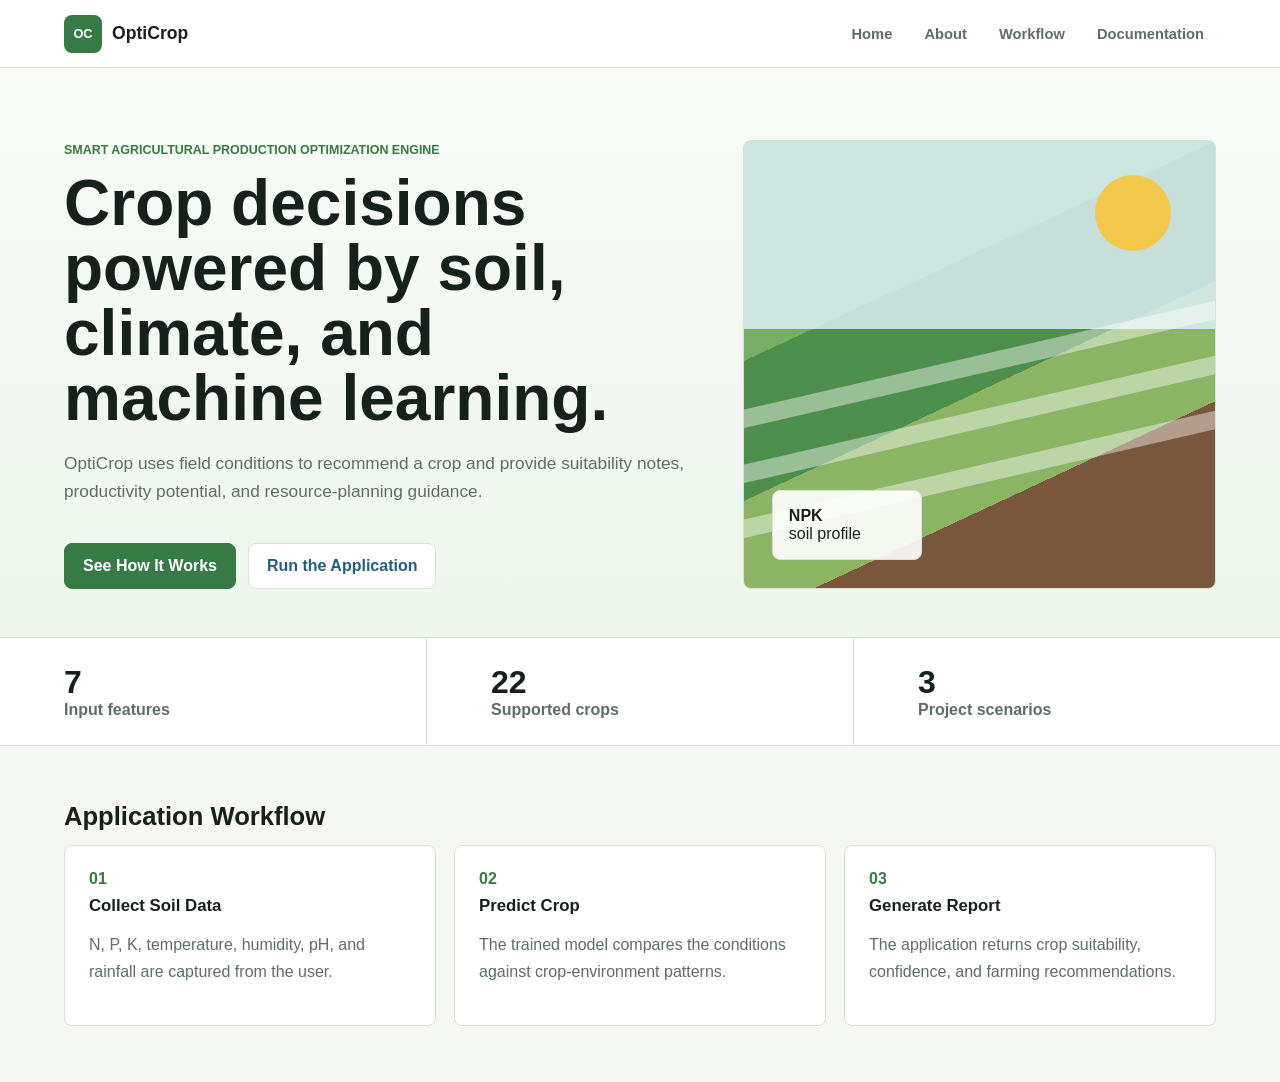
<file: index.html>
<!doctype html>
<html lang="en">
<head>
    <meta charset="utf-8">
    <meta name="viewport" content="width=device-width, initial-scale=1">
    <meta name="description" content="OptiCrop smart crop recommendation project">
    <title>OptiCrop | Smart Crop Recommendation</title>
    <link rel="stylesheet" href="./static/css/styles.css">
</head>
<body>
    <header class="topbar">
        <a class="brand" href="./index.html">
            <span class="brand-mark">OC</span>
            <span>OptiCrop</span>
        </a>
        <nav class="nav" aria-label="Main navigation">
            <a href="./index.html">Home</a>
            <a href="#about">About</a>
            <a href="#workflow">Workflow</a>
            <a href="./README.md">Documentation</a>
        </nav>
    </header>

    <main>
        <section class="hero">
            <div class="hero-copy">
                <p class="eyebrow">Smart Agricultural Production Optimization Engine</p>
                <h1>Crop decisions powered by soil, climate, and machine learning.</h1>
                <p>
                    OptiCrop uses field conditions to recommend a crop and provide
                    suitability notes, productivity potential, and resource-planning guidance.
                </p>
                <div class="hero-actions">
                    <a class="button primary" href="#workflow">See How It Works</a>
                    <a class="button secondary" href="./README.md">Run the Application</a>
                </div>
            </div>
            <div class="field-visual" aria-hidden="true">
                <div class="sun"></div>
                <div class="field-row row-one"></div>
                <div class="field-row row-two"></div>
                <div class="field-row row-three"></div>
                <div class="sensor-card">
                    <strong>NPK</strong>
                    <span>soil profile</span>
                </div>
            </div>
        </section>

        <section class="metrics" id="about">
            <article>
                <strong>7</strong>
                <span>Input features</span>
            </article>
            <article>
                <strong>22</strong>
                <span>Supported crops</span>
            </article>
            <article>
                <strong>3</strong>
                <span>Project scenarios</span>
            </article>
        </section>

        <section class="workflow" id="workflow">
            <h2>Application Workflow</h2>
            <div class="workflow-grid">
                <article>
                    <span class="step">01</span>
                    <h3>Collect Soil Data</h3>
                    <p>N, P, K, temperature, humidity, pH, and rainfall are captured from the user.</p>
                </article>
                <article>
                    <span class="step">02</span>
                    <h3>Predict Crop</h3>
                    <p>The trained model compares the conditions against crop-environment patterns.</p>
                </article>
                <article>
                    <span class="step">03</span>
                    <h3>Generate Report</h3>
                    <p>The application returns crop suitability, confidence, and farming recommendations.</p>
                </article>
            </div>
        </section>
    </main>
</body>
</html>
</file>
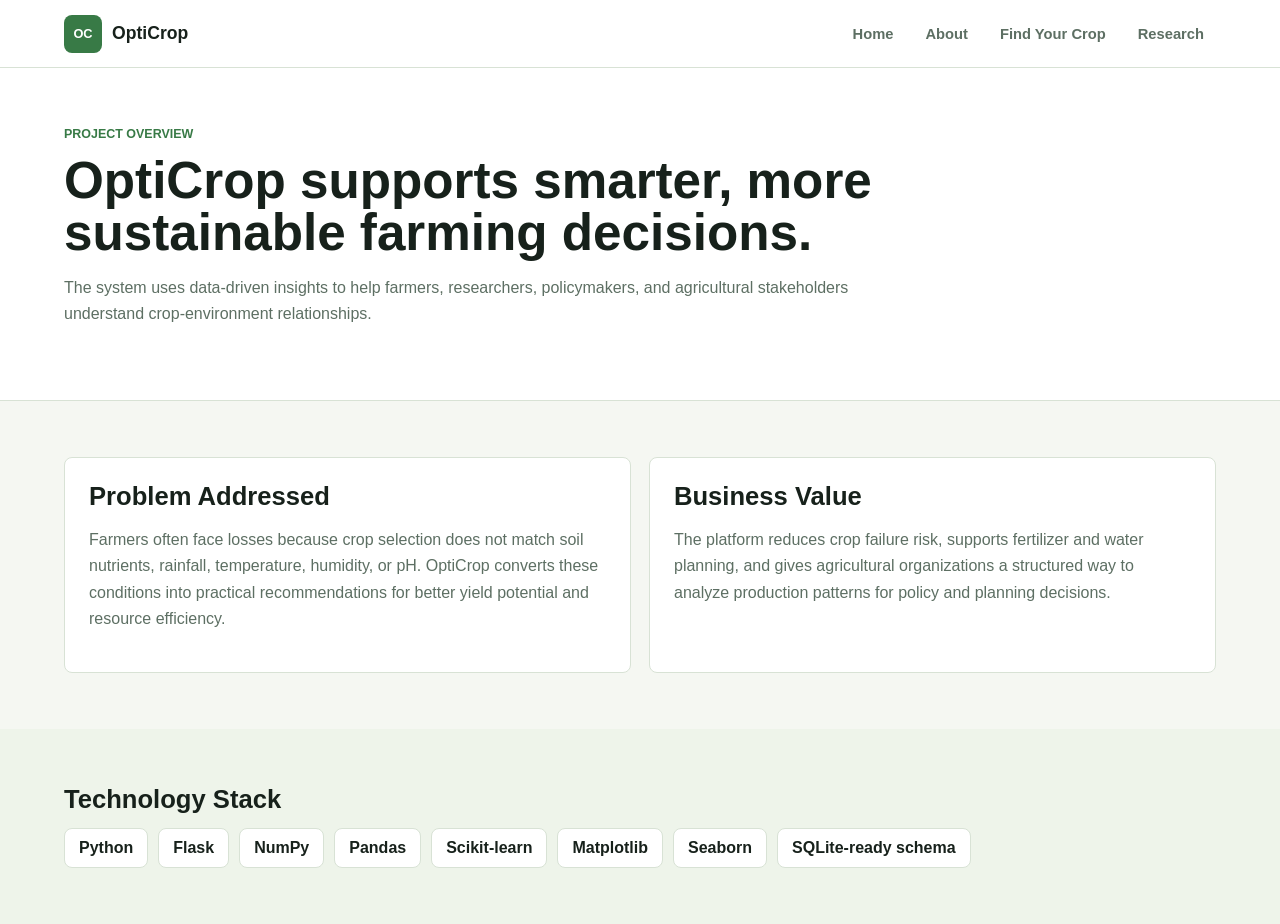
<file: templates/about.html>
<!doctype html>
<html lang="en">
<head>
    <meta charset="utf-8">
    <meta name="viewport" content="width=device-width, initial-scale=1">
    <title>About OptiCrop</title>
    <link rel="stylesheet" href="/static/css/styles.css">
</head>
<body>
    <header class="topbar">
        <a class="brand" href="/">
            <span class="brand-mark">OC</span>
            <span>OptiCrop</span>
        </a>
        <nav class="nav">
            <a href="/">Home</a>
            <a href="/about">About</a>
            <a href="/findyourcrop">Find Your Crop</a>
            <a href="/research">Research</a>
        </nav>
    </header>

    <main>
        <section class="page-header">
            <p class="eyebrow">Project Overview</p>
            <h1>OptiCrop supports smarter, more sustainable farming decisions.</h1>
            <p>
                The system uses data-driven insights to help farmers, researchers, policymakers,
                and agricultural stakeholders understand crop-environment relationships.
            </p>
        </section>

        <section class="content-band">
            <div class="two-column">
                <article>
                    <h2>Problem Addressed</h2>
                    <p>
                        Farmers often face losses because crop selection does not match soil nutrients,
                        rainfall, temperature, humidity, or pH. OptiCrop converts these conditions into
                        practical recommendations for better yield potential and resource efficiency.
                    </p>
                </article>
                <article>
                    <h2>Business Value</h2>
                    <p>
                        The platform reduces crop failure risk, supports fertilizer and water planning,
                        and gives agricultural organizations a structured way to analyze production
                        patterns for policy and planning decisions.
                    </p>
                </article>
            </div>
        </section>

        <section class="content-band muted">
            <h2>Technology Stack</h2>
            <div class="tag-grid">
                <span>Python</span>
                <span>Flask</span>
                <span>NumPy</span>
                <span>Pandas</span>
                <span>Scikit-learn</span>
                <span>Matplotlib</span>
                <span>Seaborn</span>
                <span>SQLite-ready schema</span>
            </div>
        </section>
    </main>
</body>
</html>
</file>
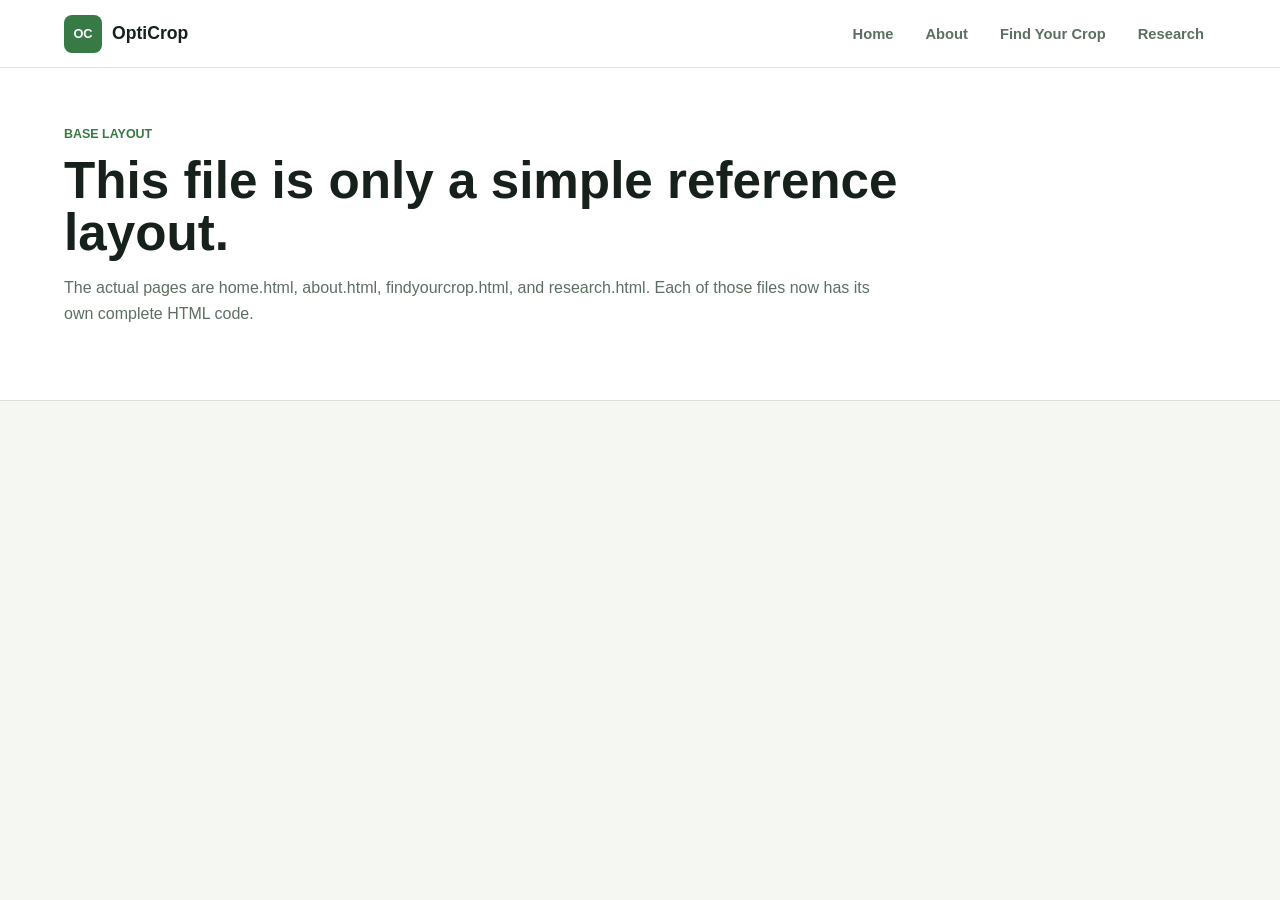
<file: templates/base.html>
<!doctype html>
<html lang="en">
<head>
    <meta charset="utf-8">
    <meta name="viewport" content="width=device-width, initial-scale=1">
    <title>OptiCrop</title>
    <link rel="stylesheet" href="/static/css/styles.css">
</head>
<body>
    <header class="topbar">
        <a class="brand" href="/">
            <span class="brand-mark">OC</span>
            <span>OptiCrop</span>
        </a>
        <nav class="nav">
            <a href="/">Home</a>
            <a href="/about">About</a>
            <a href="/findyourcrop">Find Your Crop</a>
            <a href="/research">Research</a>
        </nav>
    </header>

    <main>
        <section class="page-header">
            <p class="eyebrow">Base Layout</p>
            <h1>This file is only a simple reference layout.</h1>
            <p>
                The actual pages are home.html, about.html, findyourcrop.html, and research.html.
                Each of those files now has its own complete HTML code.
            </p>
        </section>
    </main>
</body>
</html>
</file>
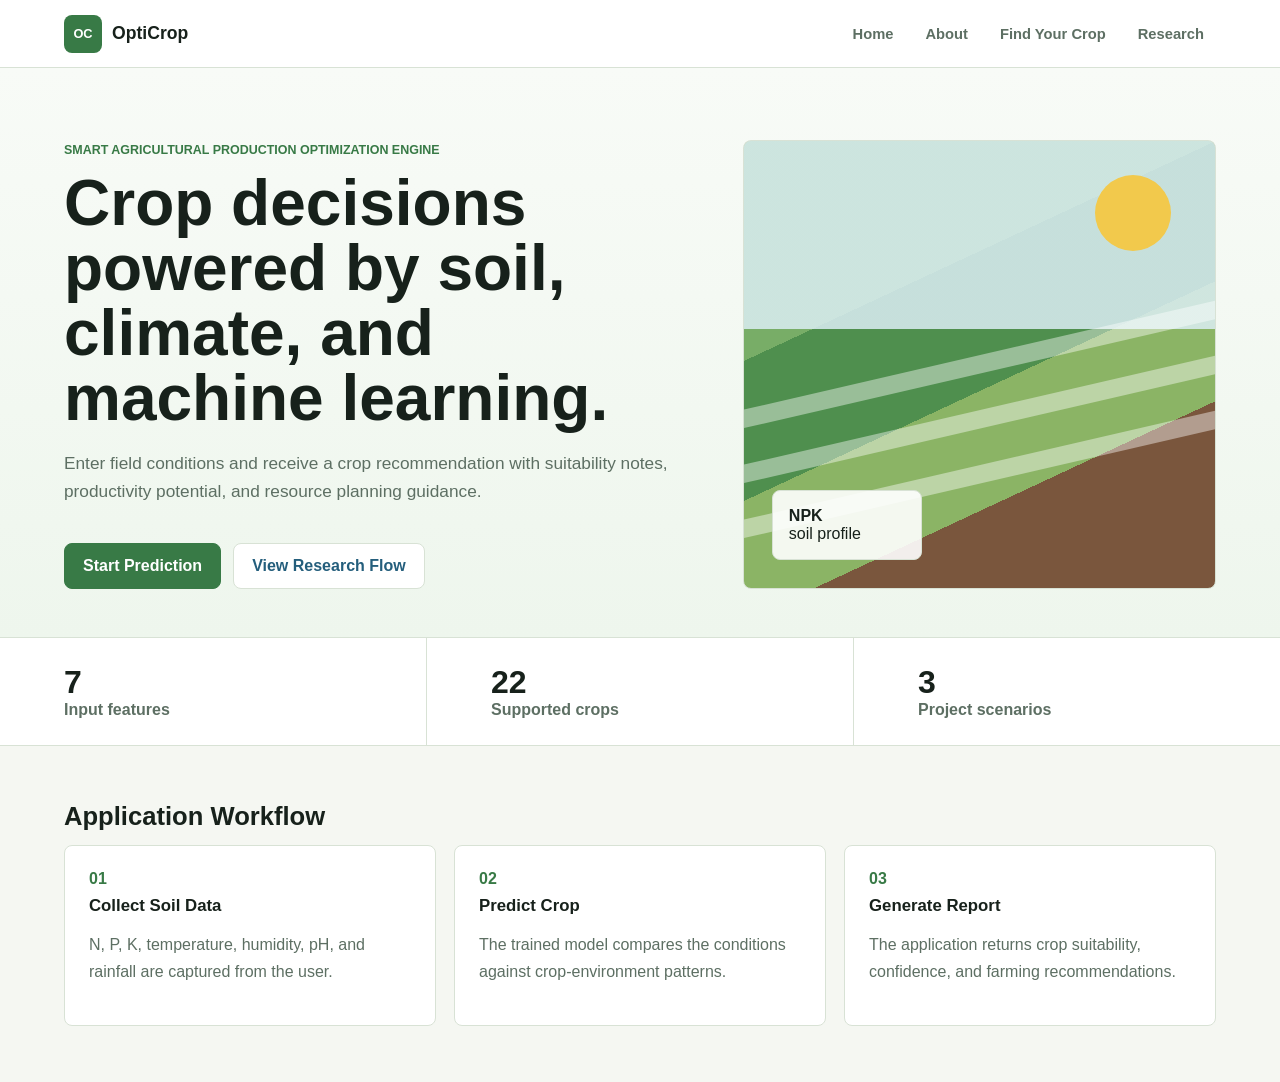
<file: templates/home.html>
<!doctype html>
<html lang="en">
<head>
    <meta charset="utf-8">
    <meta name="viewport" content="width=device-width, initial-scale=1">
    <title>OptiCrop | Smart Crop Recommendation</title>
    <link rel="stylesheet" href="/static/css/styles.css">
</head>
<body>
    <header class="topbar">
        <a class="brand" href="/">
            <span class="brand-mark">OC</span>
            <span>OptiCrop</span>
        </a>
        <nav class="nav">
            <a href="/">Home</a>
            <a href="/about">About</a>
            <a href="/findyourcrop">Find Your Crop</a>
            <a href="/research">Research</a>
        </nav>
    </header>

    <main>
        <section class="hero">
            <div class="hero-copy">
                <p class="eyebrow">Smart Agricultural Production Optimization Engine</p>
                <h1>Crop decisions powered by soil, climate, and machine learning.</h1>
                <p>
                    Enter field conditions and receive a crop recommendation with suitability notes,
                    productivity potential, and resource planning guidance.
                </p>
                <div class="hero-actions">
                    <a class="button primary" href="/findyourcrop">Start Prediction</a>
                    <a class="button secondary" href="/research">View Research Flow</a>
                </div>
            </div>
            <div class="field-visual" aria-hidden="true">
                <div class="sun"></div>
                <div class="field-row row-one"></div>
                <div class="field-row row-two"></div>
                <div class="field-row row-three"></div>
                <div class="sensor-card">
                    <strong>NPK</strong>
                    <span>soil profile</span>
                </div>
            </div>
        </section>

        <section class="metrics">
            <article>
                <strong>7</strong>
                <span>Input features</span>
            </article>
            <article>
                <strong>22</strong>
                <span>Supported crops</span>
            </article>
            <article>
                <strong>3</strong>
                <span>Project scenarios</span>
            </article>
        </section>

        <section class="workflow">
            <h2>Application Workflow</h2>
            <div class="workflow-grid">
                <article>
                    <span class="step">01</span>
                    <h3>Collect Soil Data</h3>
                    <p>N, P, K, temperature, humidity, pH, and rainfall are captured from the user.</p>
                </article>
                <article>
                    <span class="step">02</span>
                    <h3>Predict Crop</h3>
                    <p>The trained model compares the conditions against crop-environment patterns.</p>
                </article>
                <article>
                    <span class="step">03</span>
                    <h3>Generate Report</h3>
                    <p>The application returns crop suitability, confidence, and farming recommendations.</p>
                </article>
            </div>
        </section>
    </main>
</body>
</html>
</file>
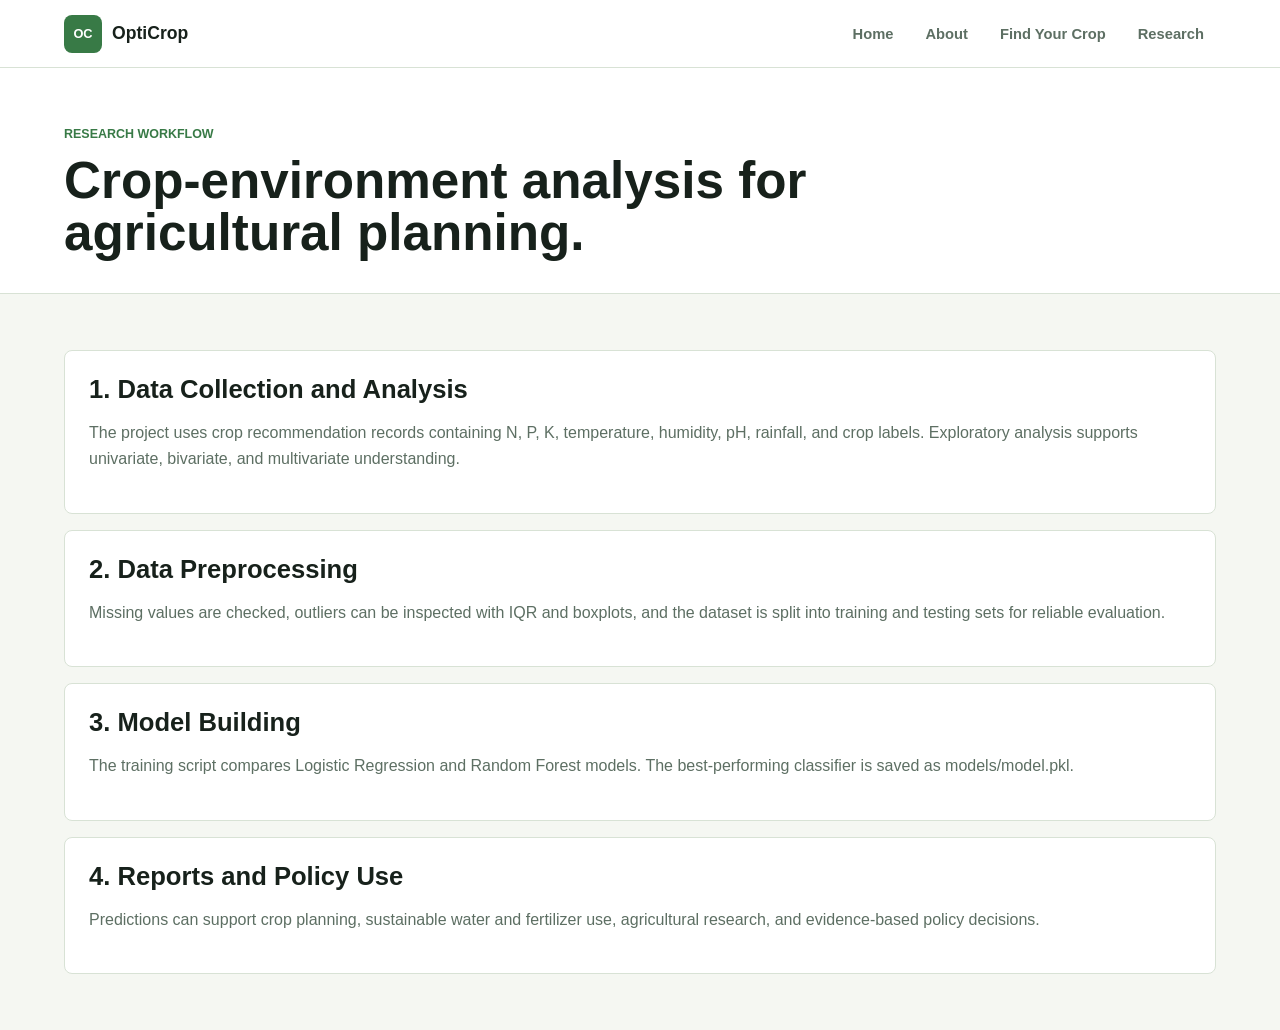
<file: templates/research.html>
<!doctype html>
<html lang="en">
<head>
    <meta charset="utf-8">
    <meta name="viewport" content="width=device-width, initial-scale=1">
    <title>Research and Policy Planning</title>
    <link rel="stylesheet" href="/static/css/styles.css">
</head>
<body>
    <header class="topbar">
        <a class="brand" href="/">
            <span class="brand-mark">OC</span>
            <span>OptiCrop</span>
        </a>
        <nav class="nav">
            <a href="/">Home</a>
            <a href="/about">About</a>
            <a href="/findyourcrop">Find Your Crop</a>
            <a href="/research">Research</a>
        </nav>
    </header>

    <main>
        <section class="page-header compact">
            <p class="eyebrow">Research Workflow</p>
            <h1>Crop-environment analysis for agricultural planning.</h1>
        </section>

        <section class="timeline">
            <article>
                <h2>1. Data Collection and Analysis</h2>
                <p>
                    The project uses crop recommendation records containing N, P, K, temperature,
                    humidity, pH, rainfall, and crop labels. Exploratory analysis supports
                    univariate, bivariate, and multivariate understanding.
                </p>
            </article>
            <article>
                <h2>2. Data Preprocessing</h2>
                <p>
                    Missing values are checked, outliers can be inspected with IQR and boxplots,
                    and the dataset is split into training and testing sets for reliable evaluation.
                </p>
            </article>
            <article>
                <h2>3. Model Building</h2>
                <p>
                    The training script compares Logistic Regression and Random Forest models.
                    The best-performing classifier is saved as models/model.pkl.
                </p>
            </article>
            <article>
                <h2>4. Reports and Policy Use</h2>
                <p>
                    Predictions can support crop planning, sustainable water and fertilizer use,
                    agricultural research, and evidence-based policy decisions.
                </p>
            </article>
        </section>
    </main>
</body>
</html>
</file>
<file: static/css/styles.css>
:root {
    --ink: #17211b;
    --muted: #5d6f63;
    --line: #d8e2d5;
    --field: #387a46;
    --leaf: #67a55a;
    --soil: #7a563d;
    --sky: #dbeef4;
    --cream: #f7f4ea;
    --panel: #ffffff;
    --accent: #245e7c;
}

* {
    box-sizing: border-box;
}

body {
    margin: 0;
    color: var(--ink);
    font-family: Arial, Helvetica, sans-serif;
    background: #f5f7f2;
}

a {
    color: inherit;
    text-decoration: none;
}

.topbar {
    position: sticky;
    top: 0;
    z-index: 10;
    display: flex;
    align-items: center;
    justify-content: space-between;
    gap: 24px;
    min-height: 68px;
    padding: 0 5vw;
    background: rgba(255, 255, 255, 0.94);
    border-bottom: 1px solid var(--line);
    backdrop-filter: blur(12px);
}

.brand {
    display: inline-flex;
    align-items: center;
    gap: 10px;
    font-weight: 800;
    font-size: 1.1rem;
}

.brand-mark {
    display: grid;
    place-items: center;
    width: 38px;
    height: 38px;
    border-radius: 8px;
    color: white;
    background: var(--field);
    font-size: 0.8rem;
}

.nav {
    display: flex;
    align-items: center;
    gap: 8px;
    flex-wrap: wrap;
}

.nav a {
    padding: 10px 12px;
    border-radius: 8px;
    color: var(--muted);
    font-weight: 700;
    font-size: 0.92rem;
}

.nav a:hover {
    color: var(--ink);
    background: #edf4ea;
}

.hero {
    display: grid;
    grid-template-columns: minmax(0, 1fr) minmax(320px, 0.75fr);
    gap: 48px;
    align-items: stretch;
    padding: 72px 5vw 48px;
    background: linear-gradient(180deg, #f8fbf7 0%, #eef6ed 100%);
}

.hero-copy {
    display: flex;
    flex-direction: column;
    justify-content: center;
    max-width: 760px;
}

.eyebrow {
    margin: 0 0 10px;
    color: var(--field);
    font-size: 0.78rem;
    font-weight: 800;
    letter-spacing: 0;
    text-transform: uppercase;
}

h1, h2, h3, p {
    overflow-wrap: anywhere;
}

h1 {
    margin: 0;
    font-size: clamp(2.1rem, 5vw, 4.8rem);
    line-height: 1.02;
}

h2 {
    margin: 0 0 14px;
    font-size: 1.6rem;
}

h3 {
    margin: 8px 0;
    font-size: 1.05rem;
}

p {
    color: var(--muted);
    line-height: 1.65;
}

.hero-copy p:not(.eyebrow) {
    max-width: 660px;
    font-size: 1.08rem;
}

.hero-actions {
    display: flex;
    gap: 12px;
    flex-wrap: wrap;
    margin-top: 20px;
}

.button {
    display: inline-flex;
    align-items: center;
    justify-content: center;
    min-height: 46px;
    padding: 12px 18px;
    border: 1px solid var(--line);
    border-radius: 8px;
    font-weight: 800;
    cursor: pointer;
}

.primary {
    color: white;
    background: var(--field);
    border-color: var(--field);
}

.secondary {
    color: var(--accent);
    background: white;
}

.wide {
    width: 100%;
}

.field-visual {
    position: relative;
    min-height: 430px;
    overflow: hidden;
    border: 1px solid var(--line);
    border-radius: 8px;
    background:
        linear-gradient(180deg, rgba(219, 238, 244, 0.85) 0 42%, transparent 42%),
        linear-gradient(155deg, #78ad67 0 33%, #4f8f4e 33% 54%, #8bb465 54% 72%, #7a563d 72%);
}

.sun {
    position: absolute;
    top: 34px;
    right: 44px;
    width: 76px;
    height: 76px;
    border-radius: 50%;
    background: #f2c94c;
}

.field-row {
    position: absolute;
    left: -10%;
    width: 130%;
    height: 18px;
    background: rgba(255, 255, 255, 0.42);
    transform: rotate(-13deg);
}

.row-one { bottom: 110px; }
.row-two { bottom: 165px; }
.row-three { bottom: 220px; }

.sensor-card {
    position: absolute;
    left: 28px;
    bottom: 28px;
    width: 150px;
    padding: 16px;
    border-radius: 8px;
    background: rgba(255, 255, 255, 0.9);
    border: 1px solid var(--line);
}

.sensor-card strong,
.sensor-card span {
    display: block;
}

.metrics {
    display: grid;
    grid-template-columns: repeat(3, 1fr);
    gap: 1px;
    background: var(--line);
    border-top: 1px solid var(--line);
    border-bottom: 1px solid var(--line);
}

.metrics article {
    padding: 26px 5vw;
    background: white;
}

.metrics strong {
    display: block;
    font-size: 2rem;
}

.metrics span {
    color: var(--muted);
    font-weight: 700;
}

.workflow,
.content-band,
.timeline,
.page-header {
    padding: 56px 5vw;
}

.workflow-grid,
.two-column {
    display: grid;
    grid-template-columns: repeat(3, 1fr);
    gap: 18px;
}

.two-column {
    grid-template-columns: repeat(2, 1fr);
}

.workflow article,
.two-column article,
.timeline article,
.result-panel,
.predict-form {
    padding: 24px;
    background: white;
    border: 1px solid var(--line);
    border-radius: 8px;
}

.step {
    color: var(--field);
    font-weight: 900;
}

.page-header {
    background: white;
    border-bottom: 1px solid var(--line);
}

.page-header h1 {
    max-width: 950px;
    font-size: clamp(2rem, 4vw, 3.5rem);
}

.page-header p:not(.eyebrow) {
    max-width: 820px;
}

.muted {
    background: #eef4ea;
}

.tag-grid {
    display: flex;
    flex-wrap: wrap;
    gap: 10px;
}

.tag-grid span {
    padding: 10px 14px;
    background: white;
    border: 1px solid var(--line);
    border-radius: 8px;
    font-weight: 700;
}

.tool-layout {
    display: grid;
    grid-template-columns: minmax(0, 1fr) minmax(310px, 0.55fr);
    gap: 22px;
    align-items: start;
    padding: 42px 5vw;
}

.form-heading {
    margin-bottom: 20px;
}

.form-heading h1 {
    font-size: clamp(2rem, 4vw, 3.2rem);
}

.input-grid {
    display: grid;
    grid-template-columns: repeat(2, 1fr);
    gap: 16px;
    margin-bottom: 18px;
}

label {
    display: grid;
    gap: 7px;
    color: var(--muted);
    font-weight: 800;
}

input {
    width: 100%;
    min-height: 44px;
    padding: 10px 12px;
    border: 1px solid #cbd8c6;
    border-radius: 8px;
    color: var(--ink);
    font: inherit;
}

input:focus {
    outline: 3px solid rgba(56, 122, 70, 0.18);
    border-color: var(--field);
}

.alert {
    padding: 12px;
    margin-bottom: 14px;
    border-radius: 8px;
    color: #7a240f;
    background: #fff0e7;
    border: 1px solid #f2b89c;
}

.confidence {
    display: flex;
    justify-content: space-between;
    align-items: center;
    gap: 14px;
    padding: 14px 0;
    border-top: 1px solid var(--line);
    border-bottom: 1px solid var(--line);
}

.confidence strong {
    color: var(--field);
    font-size: 1.8rem;
}

dl {
    display: grid;
    gap: 8px;
    margin: 20px 0;
}

dl div {
    display: flex;
    justify-content: space-between;
    gap: 14px;
}

dt {
    color: var(--muted);
    font-weight: 700;
}

dd {
    margin: 0;
    text-align: right;
    font-weight: 800;
}

.recommendations {
    padding-top: 8px;
}

.timeline {
    display: grid;
    gap: 16px;
}

.compact {
    padding-bottom: 34px;
}

@media (max-width: 860px) {
    .topbar,
    .hero,
    .tool-layout {
        grid-template-columns: 1fr;
    }

    .topbar {
        position: static;
        align-items: flex-start;
        padding-top: 14px;
        padding-bottom: 14px;
    }

    .metrics,
    .workflow-grid,
    .two-column,
    .input-grid {
        grid-template-columns: 1fr;
    }

    .field-visual {
        min-height: 300px;
    }
}
</file>
